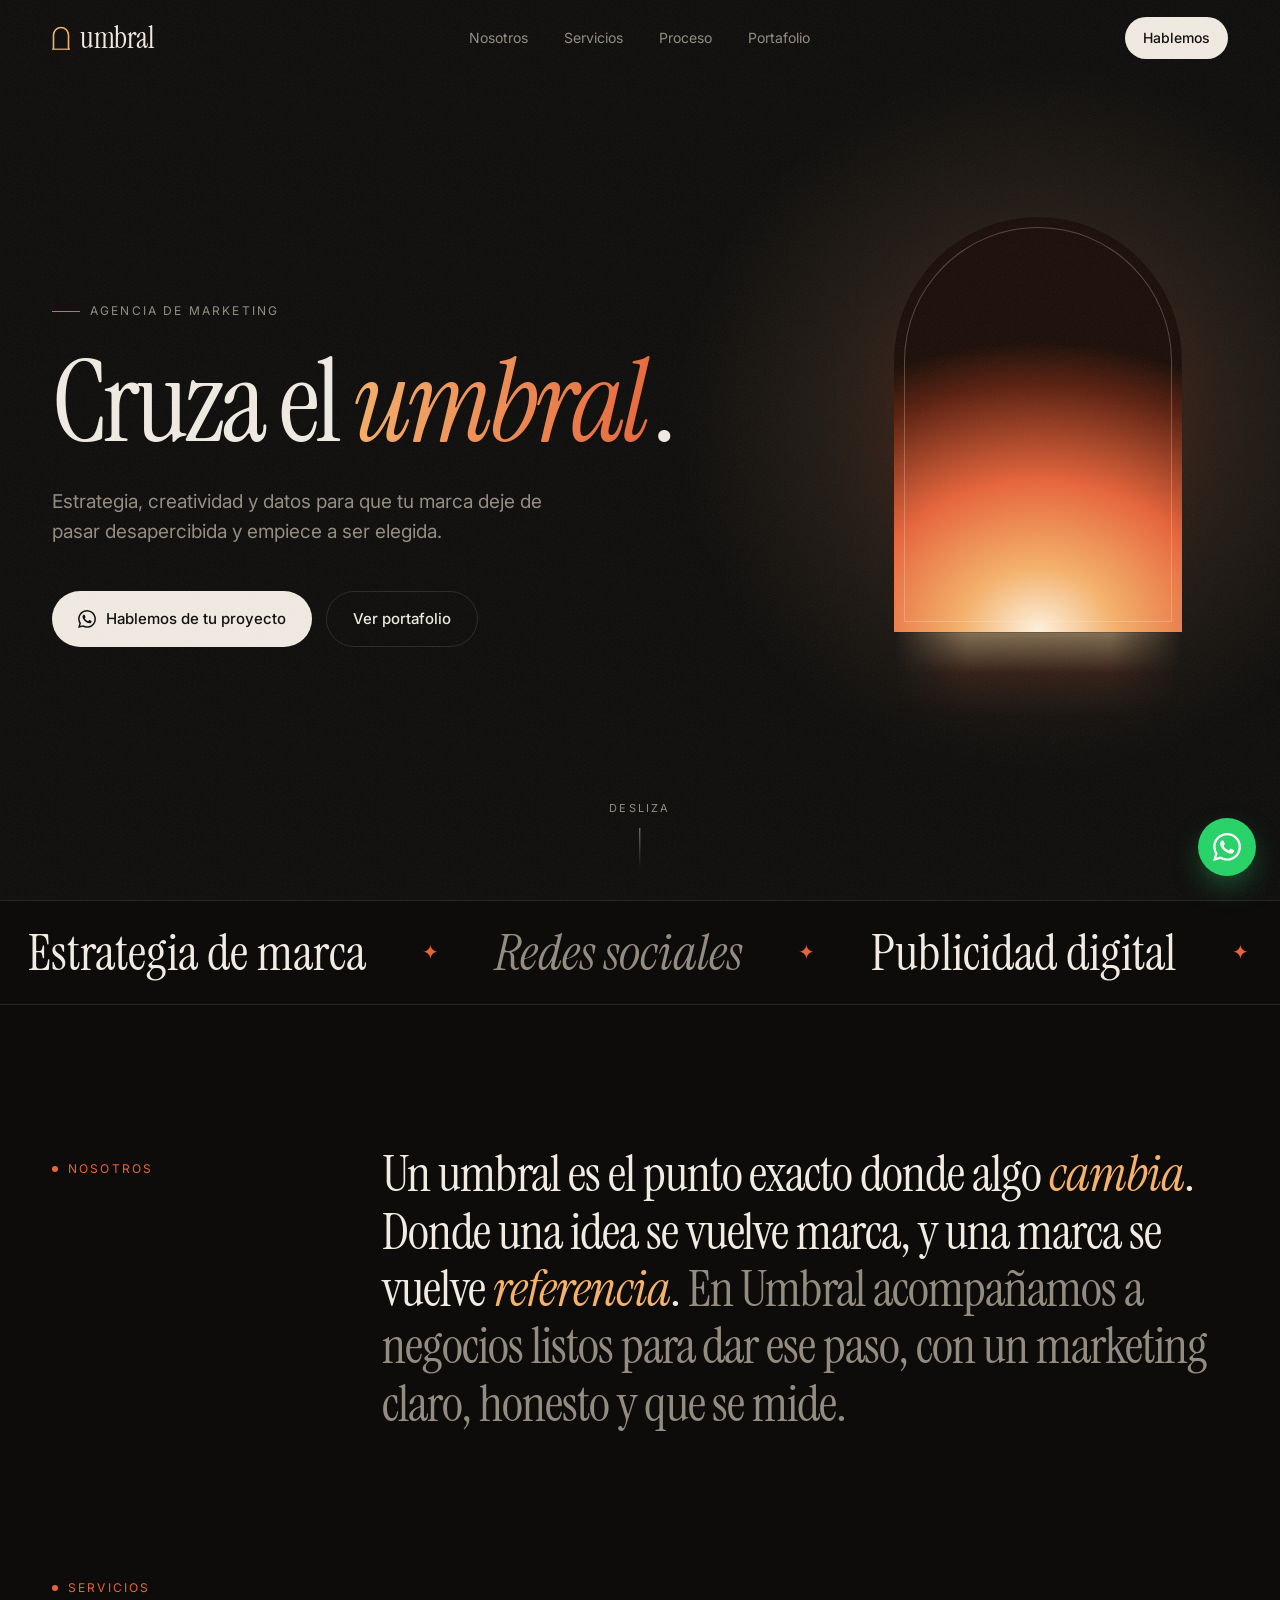
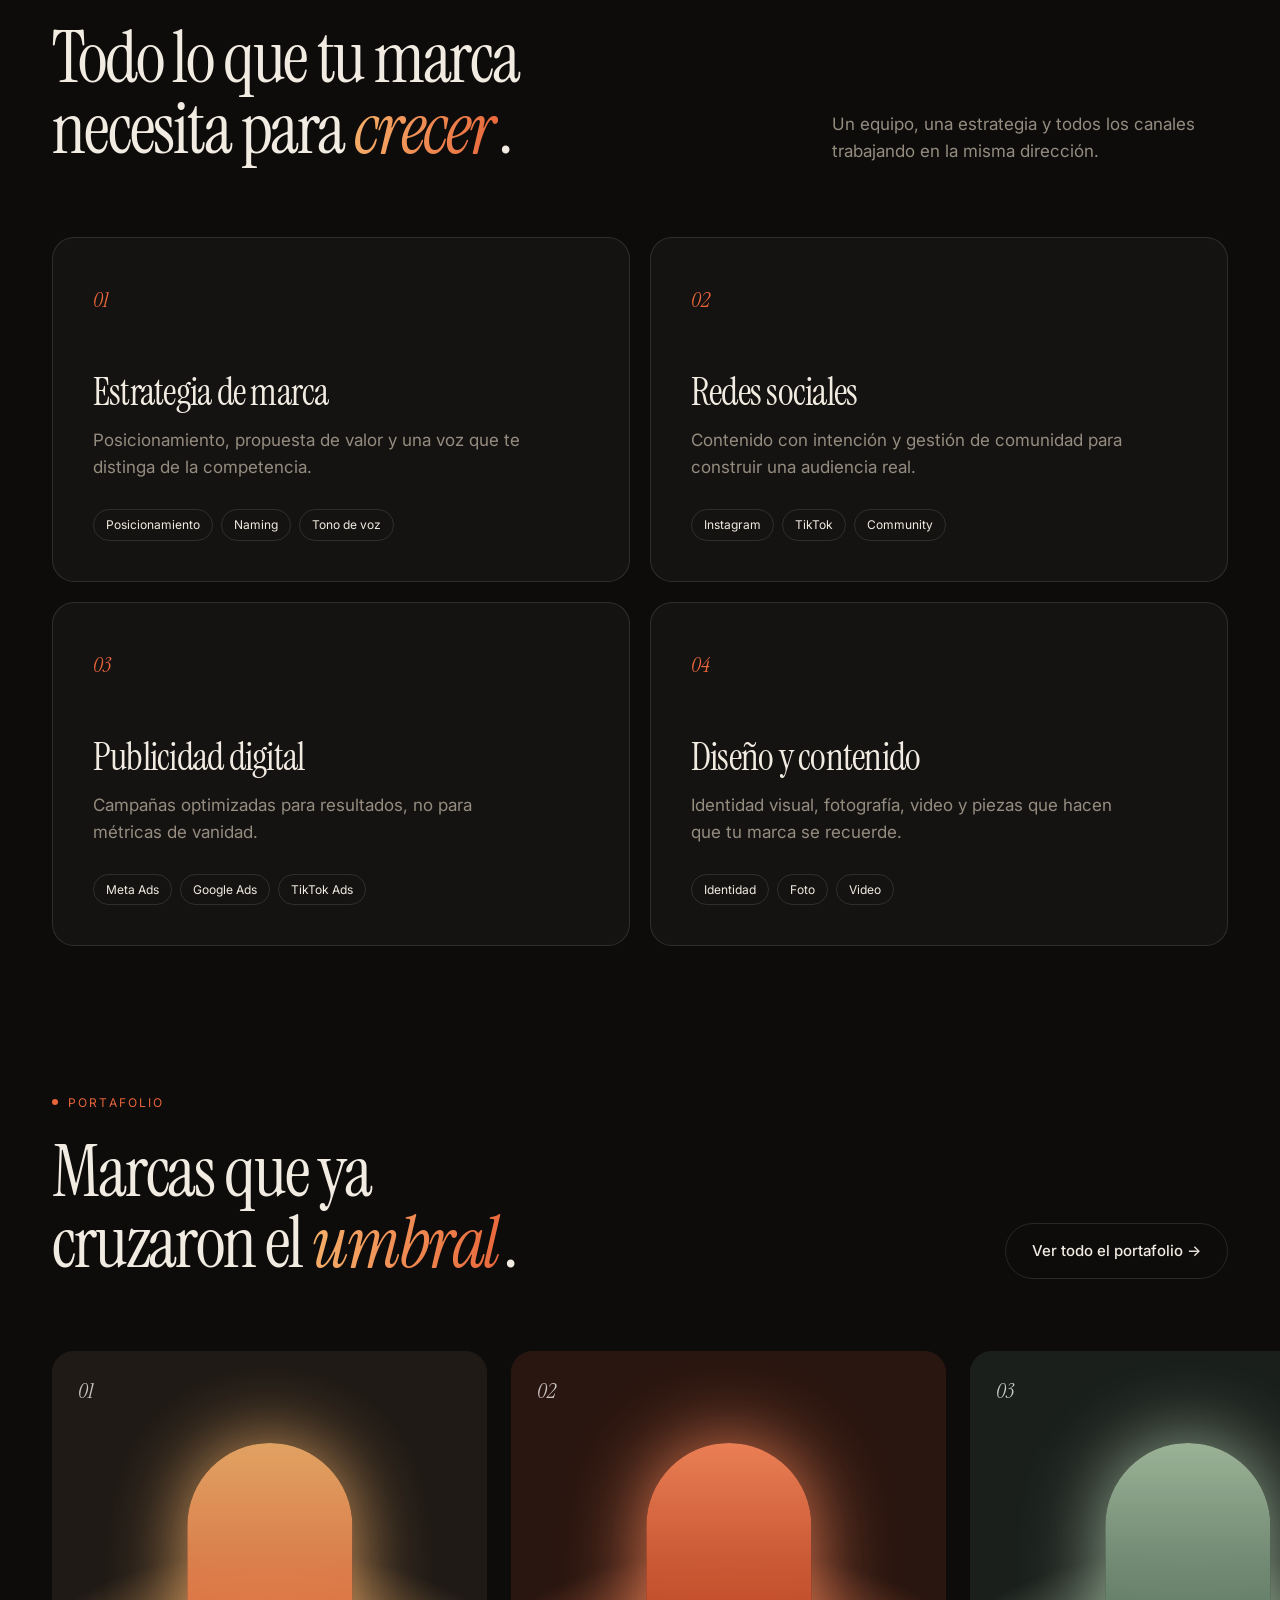
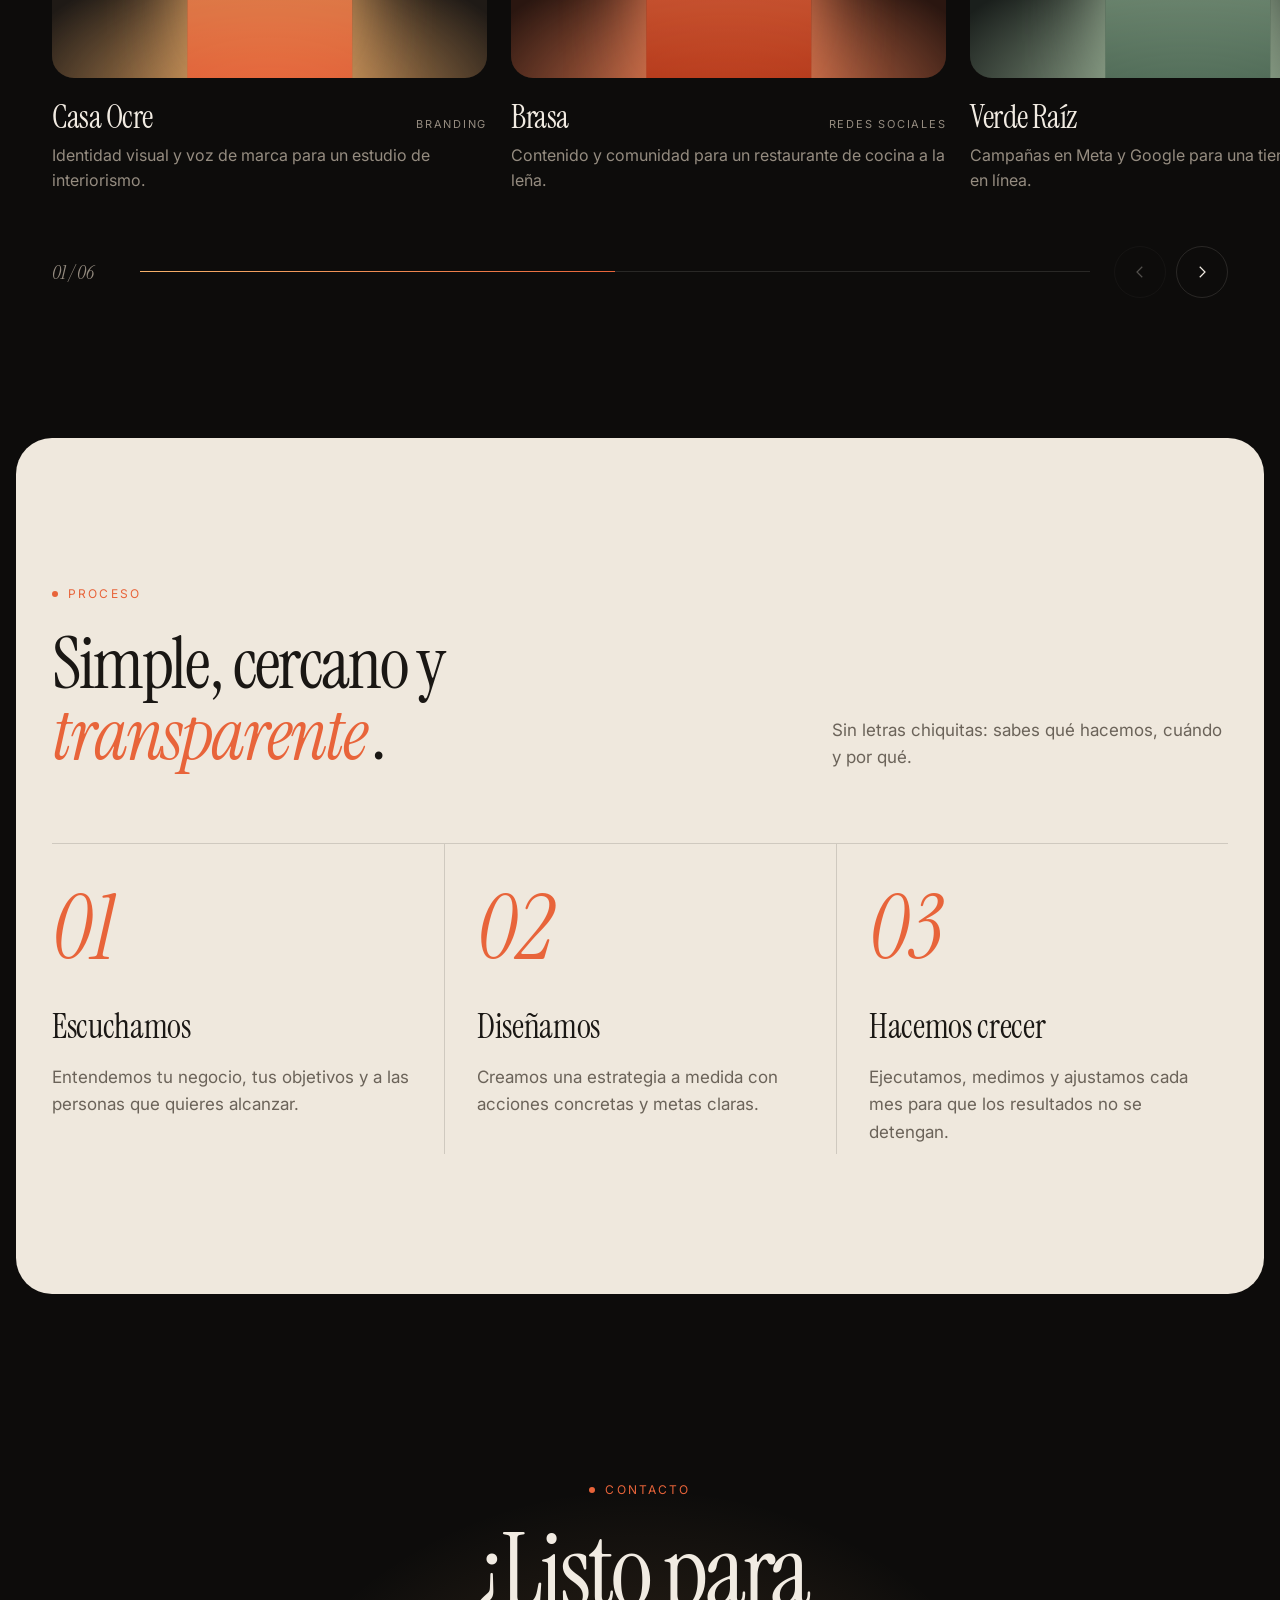
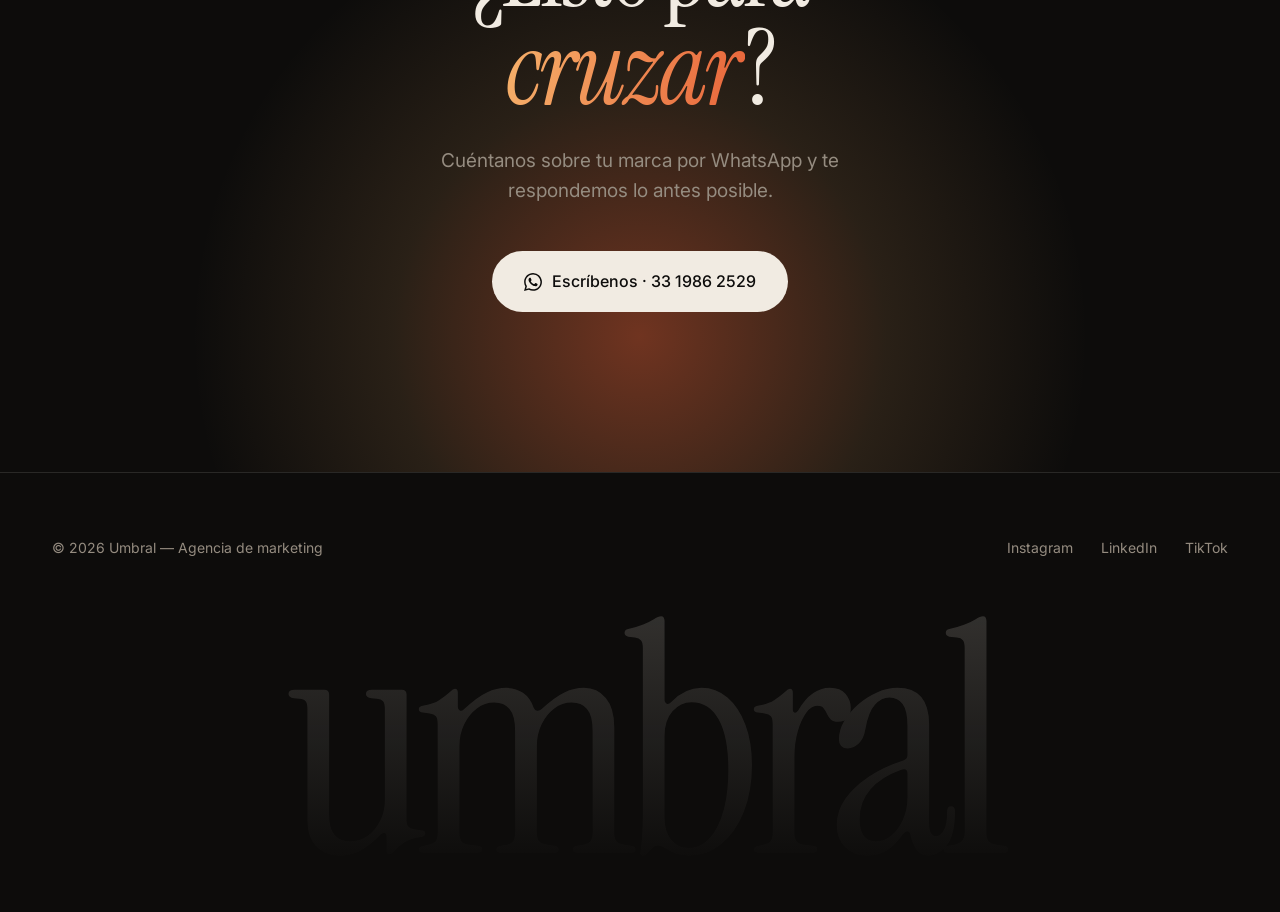
<file: index.html>
<!doctype html>
<html lang="es">
<head>
  <meta charset="utf-8">
  <meta name="viewport" content="width=device-width, initial-scale=1">
  <title>Umbral — Agencia de marketing</title>
  <meta name="description" content="Umbral es una agencia de marketing: estrategia de marca, redes sociales, publicidad digital, diseño y contenido.">
  <meta name="theme-color" content="#0d0c0b">
  <link rel="preconnect" href="https://fonts.googleapis.com">
  <link rel="preconnect" href="https://fonts.gstatic.com" crossorigin>
  <link href="https://fonts.googleapis.com/css2?family=Instrument+Serif:ital@0;1&family=Inter:wght@400;500&display=swap" rel="stylesheet">
  <link rel="stylesheet" href="styles.css">
</head>
<body>
  <header class="nav">
    <div class="wrap">
      <a href="index.html" class="logo" aria-label="Umbral, inicio"><svg viewBox="0 0 18 24" fill="none" aria-hidden="true"><path d="M1.5 23V9a7.5 7.5 0 0 1 15 0v14" stroke="url(#lg)" stroke-width="1.6"/><path d="M0 23.2h18" stroke="#f6b26b" stroke-width="1.2"/><defs><linearGradient id="lg" x1="9" y1="0" x2="9" y2="24"><stop stop-color="#f6b26b"/><stop offset="1" stop-color="#e8643a"/></linearGradient></defs></svg>umbral</a>
      <ul>
        <li><a href="#nosotros">Nosotros</a></li>
        <li><a href="#servicios">Servicios</a></li>
        <li><a href="#proceso">Proceso</a></li>
        <li><a href="portafolio.html">Portafolio</a></li>
      </ul>
      <a href="https://wa.me/523319862529?text=Hola%20Umbral%2C%20me%20interesa%20hablar%20sobre%20un%20proyecto." class="btn btn-sm" target="_blank" rel="noopener">Hablemos</a>
    </div>
  </header>

  <main>
    <section class="hero">
      <div class="wrap">
        <div>
          <div class="eyebrow reveal">Agencia de marketing</div>
          <h1 class="reveal d1">Cruza el <em>umbral</em>.</h1>
          <p class="lead reveal d2">Estrategia, creatividad y datos para que tu marca deje de pasar desapercibida y empiece a ser elegida.</p>
          <div class="actions reveal d3">
            <a href="https://wa.me/523319862529?text=Hola%20Umbral%2C%20me%20interesa%20hablar%20sobre%20un%20proyecto." class="btn" target="_blank" rel="noopener"><svg viewBox="0 0 24 24" fill="currentColor" aria-hidden="true"><path d="M17.47 14.38c-.3-.15-1.75-.86-2.02-.96-.27-.1-.47-.15-.67.15-.2.3-.77.96-.94 1.16-.17.2-.35.22-.64.07-.3-.15-1.25-.46-2.38-1.47-.88-.78-1.47-1.75-1.64-2.05-.17-.3-.02-.46.13-.6.13-.13.3-.35.45-.52.15-.17.2-.3.3-.5.1-.2.05-.37-.03-.52-.07-.15-.67-1.61-.92-2.2-.24-.58-.49-.5-.67-.51h-.57c-.2 0-.52.07-.79.37-.27.3-1.04 1.02-1.04 2.48s1.07 2.88 1.21 3.08c.15.2 2.1 3.2 5.08 4.49.71.31 1.26.49 1.69.63.71.22 1.36.19 1.87.12.57-.09 1.75-.72 2-1.41.25-.69.25-1.29.17-1.41-.07-.12-.27-.2-.57-.35M12.05 21.79h-.01a9.87 9.87 0 0 1-5.03-1.38l-.36-.21-3.74.98 1-3.65-.24-.37a9.86 9.86 0 0 1-1.51-5.26c0-5.45 4.44-9.88 9.89-9.88 2.64 0 5.12 1.03 6.99 2.9a9.82 9.82 0 0 1 2.89 6.99c0 5.45-4.44 9.88-9.88 9.88m8.41-18.3A11.81 11.81 0 0 0 12.05 0C5.5 0 .16 5.34.16 11.89c0 2.1.55 4.14 1.59 5.95L.06 24l6.3-1.65a11.88 11.88 0 0 0 5.68 1.45h.01c6.55 0 11.89-5.34 11.89-11.89 0-3.18-1.24-6.16-3.48-8.41"/></svg> Hablemos de tu proyecto</a>
            <a href="portafolio.html" class="btn btn-ghost">Ver portafolio</a>
          </div>
        </div>
        <div class="door reveal d2" aria-hidden="true"><div class="frame"></div><div class="spill"></div></div>
      </div>
      <div class="scroll-hint">Desliza</div>
    </section>

    <div class="marquee" aria-hidden="true"><div class="track"><span>Estrategia de marca</span><span>Redes sociales</span><span>Publicidad digital</span><span>Diseño</span><span>Contenido</span><span>Fotografía y video</span><span>Estrategia de marca</span><span>Redes sociales</span><span>Publicidad digital</span><span>Diseño</span><span>Contenido</span><span>Fotografía y video</span></div></div>

    <section id="nosotros" class="manifesto">
      <div class="wrap">
        <div class="label reveal">Nosotros</div>
        <p class="big reveal d1">Un umbral es el punto exacto donde algo <em>cambia</em>. Donde una idea se vuelve marca, y una marca se vuelve <em>referencia</em>. <span class="dim">En Umbral acompañamos a negocios listos para dar ese paso, con un marketing claro, honesto y que se mide.</span></p>
      </div>
    </section>

    <section id="servicios" style="padding-top:0">
      <div class="wrap">
        <div class="section-head">
          <div class="reveal">
            <div class="label">Servicios</div>
            <h2>Todo lo que tu marca necesita para <em>crecer</em>.</h2>
          </div>
          <p class="reveal d1">Un equipo, una estrategia y todos los canales trabajando en la misma dirección.</p>
        </div>
        <div class="services">
          <div class="service reveal">
            <div class="num">01</div>
            <h3>Estrategia de marca</h3>
            <p>Posicionamiento, propuesta de valor y una voz que te distinga de la competencia.</p>
            <div class="tags"><span>Posicionamiento</span><span>Naming</span><span>Tono de voz</span></div>
          </div>
          <div class="service reveal d1">
            <div class="num">02</div>
            <h3>Redes sociales</h3>
            <p>Contenido con intención y gestión de comunidad para construir una audiencia real.</p>
            <div class="tags"><span>Instagram</span><span>TikTok</span><span>Community</span></div>
          </div>
          <div class="service reveal">
            <div class="num">03</div>
            <h3>Publicidad digital</h3>
            <p>Campañas optimizadas para resultados, no para métricas de vanidad.</p>
            <div class="tags"><span>Meta Ads</span><span>Google Ads</span><span>TikTok Ads</span></div>
          </div>
          <div class="service reveal d1">
            <div class="num">04</div>
            <h3>Diseño y contenido</h3>
            <p>Identidad visual, fotografía, video y piezas que hacen que tu marca se recuerde.</p>
            <div class="tags"><span>Identidad</span><span>Foto</span><span>Video</span></div>
          </div>
        </div>
      </div>
    </section>

    <section id="portafolio" style="padding-top:0">
      <div class="wrap">
        <div class="section-head">
          <div class="reveal">
            <div class="label">Portafolio</div>
            <h2>Marcas que ya cruzaron el <em>umbral</em>.</h2>
          </div>
          <a href="portafolio.html" class="btn btn-ghost reveal d1">Ver todo el portafolio →</a>
        </div>
      </div>
    <div class="slider-wrap reveal">
      <!--
        Proyectos de ejemplo: cambia nombre, etiqueta, descripción y categoría (data-cat).
        Para usar una foto real, reemplaza <div class="art …"></div> por:
        <img src="img/mi-proyecto.jpg" alt="Descripción de la imagen">
      -->
      <div class="slider" aria-label="Proyectos" tabindex="0">
        <article class="project" data-cat="marca diseno">
          <div class="media"><div class="art p1" data-n="01"></div></div>
          <div class="meta"><h3>Casa Ocre</h3><span class="tag">Branding</span></div>
          <p>Identidad visual y voz de marca para un estudio de interiorismo.</p>
        </article>
        <article class="project" data-cat="redes">
          <div class="media"><div class="art p2" data-n="02"></div></div>
          <div class="meta"><h3>Brasa</h3><span class="tag">Redes sociales</span></div>
          <p>Contenido y comunidad para un restaurante de cocina a la leña.</p>
        </article>
        <article class="project" data-cat="ads">
          <div class="media"><div class="art p3" data-n="03"></div></div>
          <div class="meta"><h3>Verde Raíz</h3><span class="tag">Publicidad</span></div>
          <p>Campañas en Meta y Google para una tienda de plantas en línea.</p>
        </article>
        <article class="project" data-cat="diseno">
          <div class="media"><div class="art p4" data-n="04"></div></div>
          <div class="meta"><h3>Lumen</h3><span class="tag">Contenido</span></div>
          <p>Fotografía, video y piezas para una clínica dermatológica.</p>
        </article>
        <article class="project" data-cat="redes ads">
          <div class="media"><div class="art p5" data-n="05"></div></div>
          <div class="meta"><h3>Miel &amp; Co.</h3><span class="tag">Redes + Ads</span></div>
          <p>Lanzamiento de producto en TikTok e Instagram.</p>
        </article>
        <article class="project" data-cat="marca">
          <div class="media"><div class="art p6" data-n="06"></div></div>
          <div class="meta"><h3>Norte Studio</h3><span class="tag">Estrategia</span></div>
          <p>Posicionamiento y propuesta de valor para un despacho de arquitectura.</p>
        </article>
      </div>
      <div class="wrap">
        <div class="slider-ui">
          <span class="count">01 / 06</span>
          <div class="progress"><i></i></div>
          <div class="arrows">
            <button data-prev aria-label="Anterior"><svg viewBox="0 0 24 24" fill="none" stroke="currentColor" stroke-width="1.6"><path d="M15 5l-7 7 7 7"/></svg></button>
            <button data-next aria-label="Siguiente"><svg viewBox="0 0 24 24" fill="none" stroke="currentColor" stroke-width="1.6"><path d="M9 5l7 7-7 7"/></svg></button>
          </div>
        </div>
      </div>
    </div>
    </section>

    <section id="proceso" class="light">
      <div class="wrap">
        <div class="section-head">
          <div class="reveal">
            <div class="label">Proceso</div>
            <h2>Simple, cercano y <em>transparente</em>.</h2>
          </div>
          <p class="reveal d1">Sin letras chiquitas: sabes qué hacemos, cuándo y por qué.</p>
        </div>
        <div class="steps">
          <div class="step reveal">
            <div class="num">01</div>
            <h3>Escuchamos</h3>
            <p>Entendemos tu negocio, tus objetivos y a las personas que quieres alcanzar.</p>
          </div>
          <div class="step reveal d1">
            <div class="num">02</div>
            <h3>Diseñamos</h3>
            <p>Creamos una estrategia a medida con acciones concretas y metas claras.</p>
          </div>
          <div class="step reveal d2">
            <div class="num">03</div>
            <h3>Hacemos crecer</h3>
            <p>Ejecutamos, medimos y ajustamos cada mes para que los resultados no se detengan.</p>
          </div>
        </div>
      </div>
    </section>

    <section id="contacto" class="cta">
      <div class="glow"></div>
      <div class="wrap reveal">
        <div class="label">Contacto</div>
        <h2>¿Listo para <em>cruzar</em>?</h2>
        <p>Cuéntanos sobre tu marca por WhatsApp y te respondemos lo antes posible.</p>
        <a href="https://wa.me/523319862529?text=Hola%20Umbral%2C%20me%20interesa%20hablar%20sobre%20un%20proyecto." class="btn" target="_blank" rel="noopener"><svg viewBox="0 0 24 24" fill="currentColor" aria-hidden="true"><path d="M17.47 14.38c-.3-.15-1.75-.86-2.02-.96-.27-.1-.47-.15-.67.15-.2.3-.77.96-.94 1.16-.17.2-.35.22-.64.07-.3-.15-1.25-.46-2.38-1.47-.88-.78-1.47-1.75-1.64-2.05-.17-.3-.02-.46.13-.6.13-.13.3-.35.45-.52.15-.17.2-.3.3-.5.1-.2.05-.37-.03-.52-.07-.15-.67-1.61-.92-2.2-.24-.58-.49-.5-.67-.51h-.57c-.2 0-.52.07-.79.37-.27.3-1.04 1.02-1.04 2.48s1.07 2.88 1.21 3.08c.15.2 2.1 3.2 5.08 4.49.71.31 1.26.49 1.69.63.71.22 1.36.19 1.87.12.57-.09 1.75-.72 2-1.41.25-.69.25-1.29.17-1.41-.07-.12-.27-.2-.57-.35M12.05 21.79h-.01a9.87 9.87 0 0 1-5.03-1.38l-.36-.21-3.74.98 1-3.65-.24-.37a9.86 9.86 0 0 1-1.51-5.26c0-5.45 4.44-9.88 9.89-9.88 2.64 0 5.12 1.03 6.99 2.9a9.82 9.82 0 0 1 2.89 6.99c0 5.45-4.44 9.88-9.88 9.88m8.41-18.3A11.81 11.81 0 0 0 12.05 0C5.5 0 .16 5.34.16 11.89c0 2.1.55 4.14 1.59 5.95L.06 24l6.3-1.65a11.88 11.88 0 0 0 5.68 1.45h.01c6.55 0 11.89-5.34 11.89-11.89 0-3.18-1.24-6.16-3.48-8.41"/></svg> Escríbenos · 33 1986 2529</a>
      </div>
    </section>
  </main>

  <footer>
    <div class="wrap">
      <div class="row">
        <span>© <span data-year>2026</span> Umbral — Agencia de marketing</span>
        <div class="links">
          <a href="#">Instagram</a>
          <a href="#">LinkedIn</a>
          <a href="#">TikTok</a>
        </div>
      </div>
      <div class="wordmark" aria-hidden="true">umbral</div>
    </div>
  </footer>

  <a href="https://wa.me/523319862529?text=Hola%20Umbral%2C%20me%20interesa%20hablar%20sobre%20un%20proyecto." class="wa-float" target="_blank" rel="noopener" aria-label="Escríbenos por WhatsApp"><svg viewBox="0 0 24 24" fill="currentColor" aria-hidden="true"><path d="M17.47 14.38c-.3-.15-1.75-.86-2.02-.96-.27-.1-.47-.15-.67.15-.2.3-.77.96-.94 1.16-.17.2-.35.22-.64.07-.3-.15-1.25-.46-2.38-1.47-.88-.78-1.47-1.75-1.64-2.05-.17-.3-.02-.46.13-.6.13-.13.3-.35.45-.52.15-.17.2-.3.3-.5.1-.2.05-.37-.03-.52-.07-.15-.67-1.61-.92-2.2-.24-.58-.49-.5-.67-.51h-.57c-.2 0-.52.07-.79.37-.27.3-1.04 1.02-1.04 2.48s1.07 2.88 1.21 3.08c.15.2 2.1 3.2 5.08 4.49.71.31 1.26.49 1.69.63.71.22 1.36.19 1.87.12.57-.09 1.75-.72 2-1.41.25-.69.25-1.29.17-1.41-.07-.12-.27-.2-.57-.35M12.05 21.79h-.01a9.87 9.87 0 0 1-5.03-1.38l-.36-.21-3.74.98 1-3.65-.24-.37a9.86 9.86 0 0 1-1.51-5.26c0-5.45 4.44-9.88 9.89-9.88 2.64 0 5.12 1.03 6.99 2.9a9.82 9.82 0 0 1 2.89 6.99c0 5.45-4.44 9.88-9.88 9.88m8.41-18.3A11.81 11.81 0 0 0 12.05 0C5.5 0 .16 5.34.16 11.89c0 2.1.55 4.14 1.59 5.95L.06 24l6.3-1.65a11.88 11.88 0 0 0 5.68 1.45h.01c6.55 0 11.89-5.34 11.89-11.89 0-3.18-1.24-6.16-3.48-8.41"/></svg></a>
  <script src="main.js"></script>
</body>
</html>
</file>
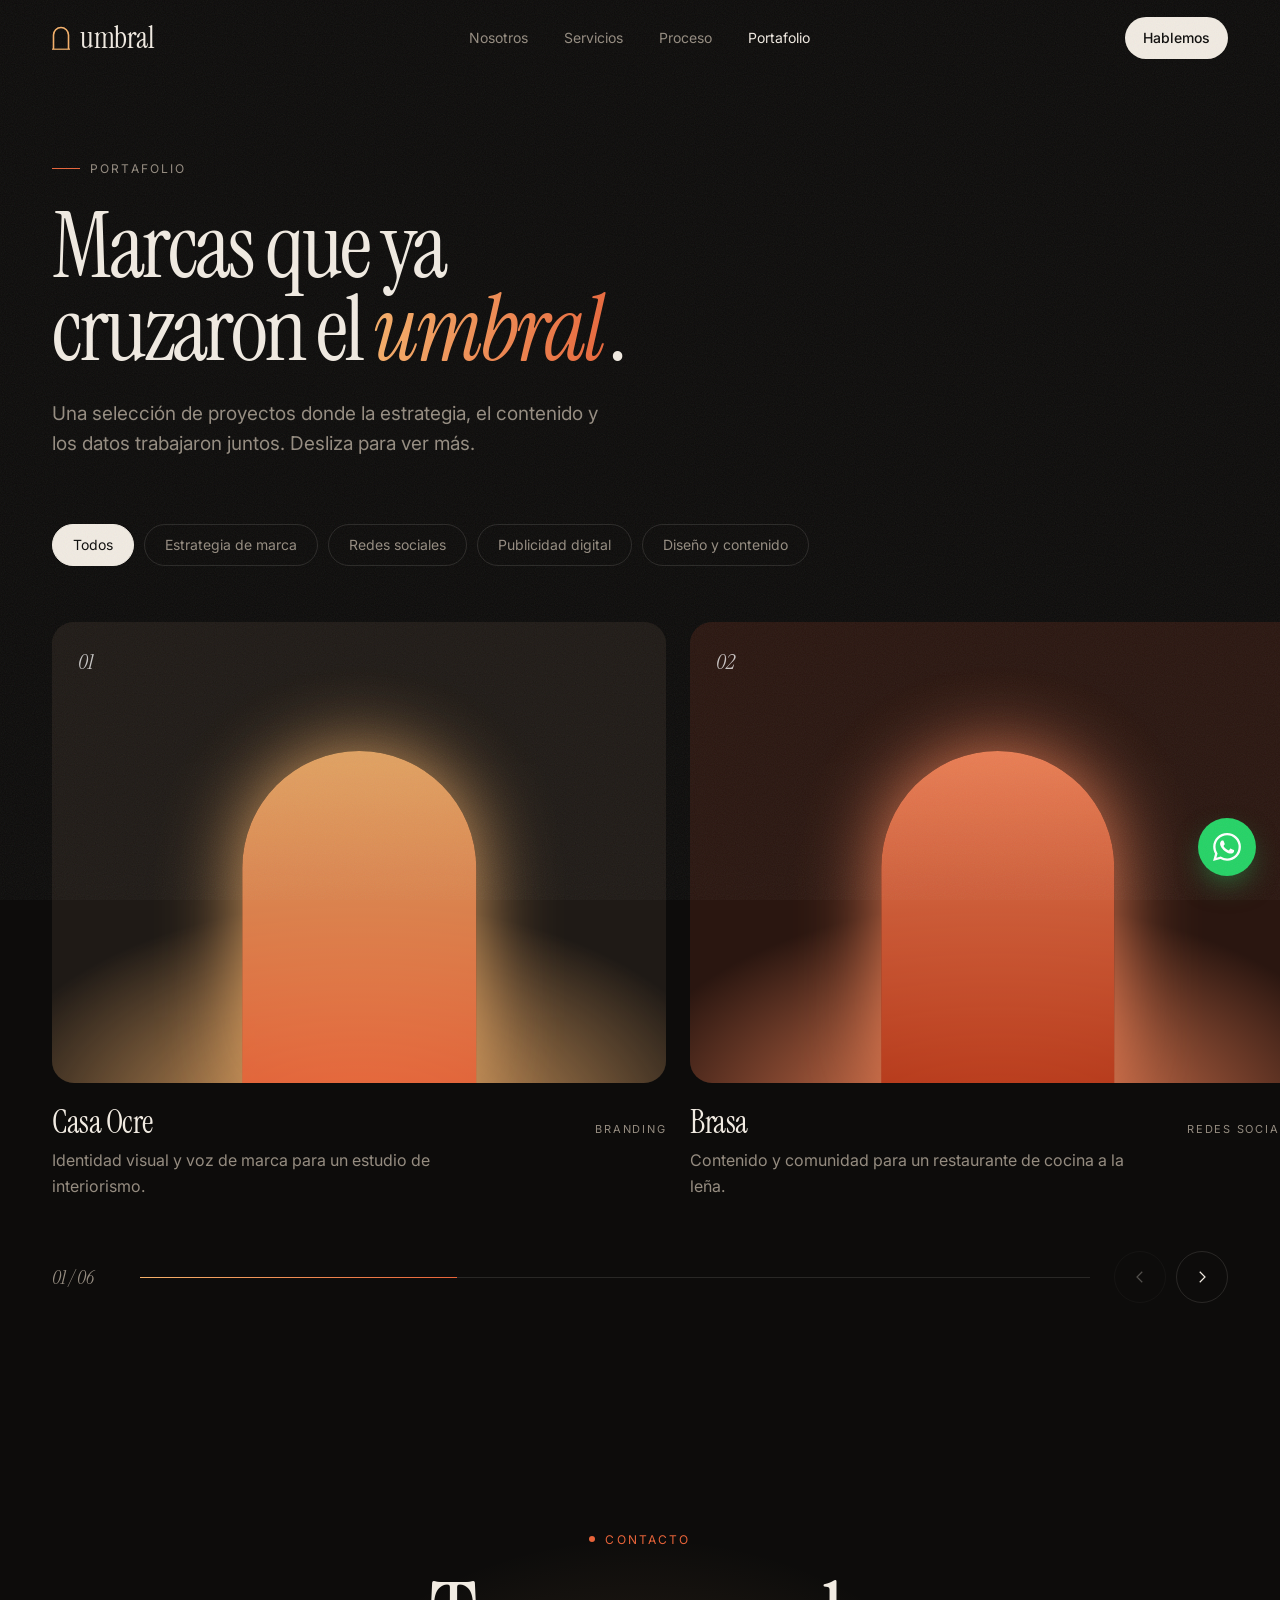
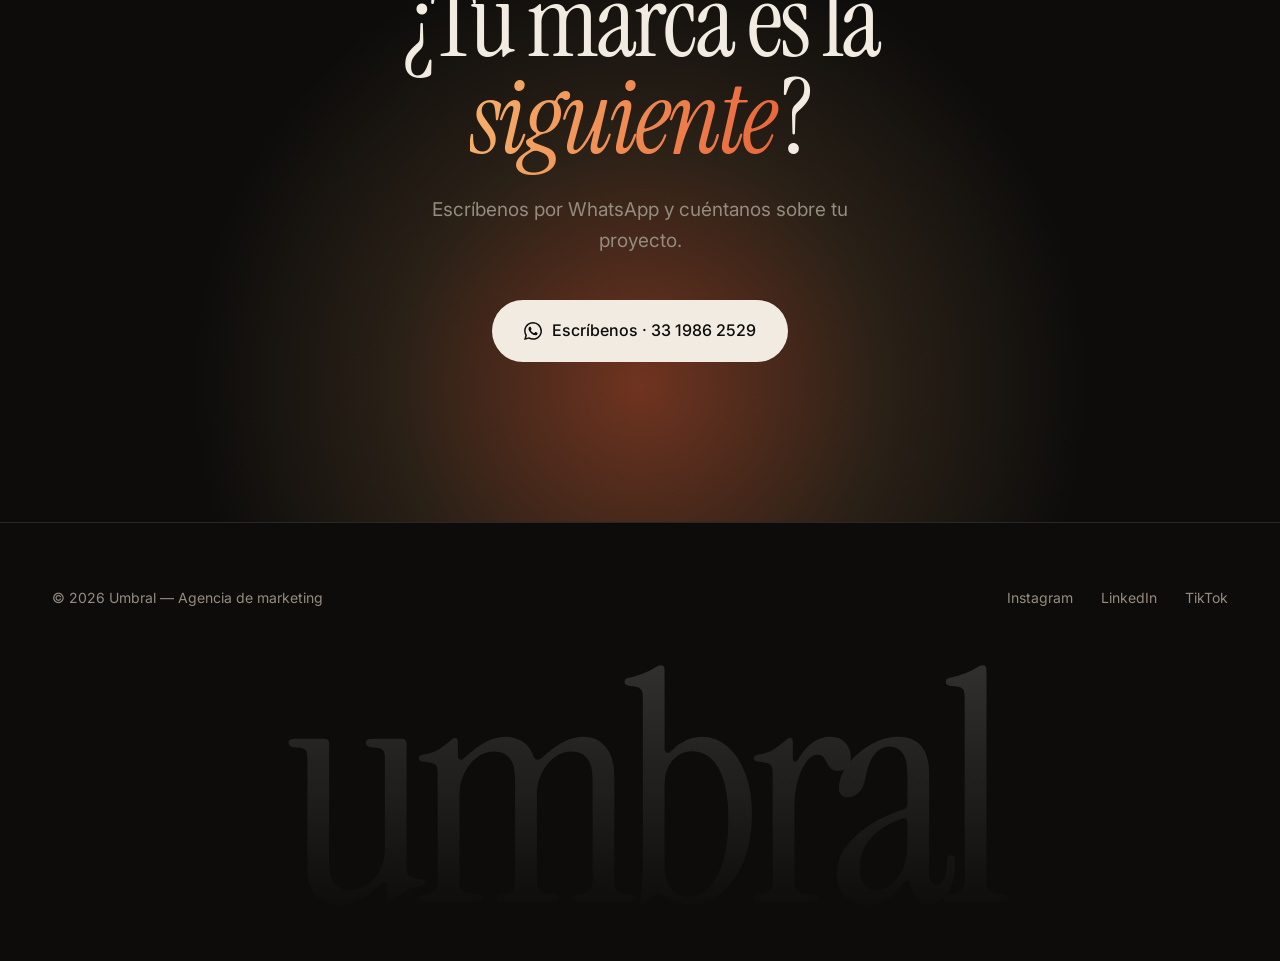
<file: portafolio.html>
<!doctype html>
<html lang="es">
<head>
  <meta charset="utf-8">
  <meta name="viewport" content="width=device-width, initial-scale=1">
  <title>Portafolio — Umbral</title>
  <meta name="description" content="Proyectos de Umbral, agencia de marketing: estrategia de marca, redes sociales, publicidad digital y diseño.">
  <meta name="theme-color" content="#0d0c0b">
  <link rel="preconnect" href="https://fonts.googleapis.com">
  <link rel="preconnect" href="https://fonts.gstatic.com" crossorigin>
  <link href="https://fonts.googleapis.com/css2?family=Instrument+Serif:ital@0;1&family=Inter:wght@400;500&display=swap" rel="stylesheet">
  <link rel="stylesheet" href="styles.css">
</head>
<body>
  <header class="nav">
    <div class="wrap">
      <a href="index.html" class="logo" aria-label="Umbral, inicio"><svg viewBox="0 0 18 24" fill="none" aria-hidden="true"><path d="M1.5 23V9a7.5 7.5 0 0 1 15 0v14" stroke="url(#lg)" stroke-width="1.6"/><path d="M0 23.2h18" stroke="#f6b26b" stroke-width="1.2"/><defs><linearGradient id="lg" x1="9" y1="0" x2="9" y2="24"><stop stop-color="#f6b26b"/><stop offset="1" stop-color="#e8643a"/></linearGradient></defs></svg>umbral</a>
      <ul>
        <li><a href="index.html#nosotros">Nosotros</a></li>
        <li><a href="index.html#servicios">Servicios</a></li>
        <li><a href="index.html#proceso">Proceso</a></li>
        <li><a href="portafolio.html" class="active">Portafolio</a></li>
      </ul>
      <a href="https://wa.me/523319862529?text=Hola%20Umbral%2C%20me%20interesa%20hablar%20sobre%20un%20proyecto." class="btn btn-sm" target="_blank" rel="noopener">Hablemos</a>
    </div>
  </header>

  <main>
    <section class="page-head" style="padding-bottom:64px">
      <div class="wrap">
        <div class="eyebrow reveal">Portafolio</div>
        <h1 class="reveal d1">Marcas que ya cruzaron el <em>umbral</em>.</h1>
        <p class="reveal d2">Una selección de proyectos donde la estrategia, el contenido y los datos trabajaron juntos. Desliza para ver más.</p>
      </div>
    </section>

    <section style="padding:0 0 40px">
      <div class="wrap">
        <div class="filters reveal" role="group" aria-label="Filtrar proyectos">
          <button class="on" data-f="todos">Todos</button>
          <button data-f="marca">Estrategia de marca</button>
          <button data-f="redes">Redes sociales</button>
          <button data-f="ads">Publicidad digital</button>
          <button data-f="diseno">Diseño y contenido</button>
        </div>
      </div>
    <div class="slider-wrap reveal">
      <!--
        Proyectos de ejemplo: cambia nombre, etiqueta, descripción y categoría (data-cat).
        Para usar una foto real, reemplaza <div class="art …"></div> por:
        <img src="img/mi-proyecto.jpg" alt="Descripción de la imagen">
      -->
      <div class="slider big" aria-label="Proyectos" tabindex="0">
        <article class="project" data-cat="marca diseno">
          <div class="media"><div class="art p1" data-n="01"></div></div>
          <div class="meta"><h3>Casa Ocre</h3><span class="tag">Branding</span></div>
          <p>Identidad visual y voz de marca para un estudio de interiorismo.</p>
        </article>
        <article class="project" data-cat="redes">
          <div class="media"><div class="art p2" data-n="02"></div></div>
          <div class="meta"><h3>Brasa</h3><span class="tag">Redes sociales</span></div>
          <p>Contenido y comunidad para un restaurante de cocina a la leña.</p>
        </article>
        <article class="project" data-cat="ads">
          <div class="media"><div class="art p3" data-n="03"></div></div>
          <div class="meta"><h3>Verde Raíz</h3><span class="tag">Publicidad</span></div>
          <p>Campañas en Meta y Google para una tienda de plantas en línea.</p>
        </article>
        <article class="project" data-cat="diseno">
          <div class="media"><div class="art p4" data-n="04"></div></div>
          <div class="meta"><h3>Lumen</h3><span class="tag">Contenido</span></div>
          <p>Fotografía, video y piezas para una clínica dermatológica.</p>
        </article>
        <article class="project" data-cat="redes ads">
          <div class="media"><div class="art p5" data-n="05"></div></div>
          <div class="meta"><h3>Miel &amp; Co.</h3><span class="tag">Redes + Ads</span></div>
          <p>Lanzamiento de producto en TikTok e Instagram.</p>
        </article>
        <article class="project" data-cat="marca">
          <div class="media"><div class="art p6" data-n="06"></div></div>
          <div class="meta"><h3>Norte Studio</h3><span class="tag">Estrategia</span></div>
          <p>Posicionamiento y propuesta de valor para un despacho de arquitectura.</p>
        </article>
      </div>
      <div class="wrap">
        <div class="slider-ui">
          <span class="count">01 / 06</span>
          <div class="progress"><i></i></div>
          <div class="arrows">
            <button data-prev aria-label="Anterior"><svg viewBox="0 0 24 24" fill="none" stroke="currentColor" stroke-width="1.6"><path d="M15 5l-7 7 7 7"/></svg></button>
            <button data-next aria-label="Siguiente"><svg viewBox="0 0 24 24" fill="none" stroke="currentColor" stroke-width="1.6"><path d="M9 5l7 7-7 7"/></svg></button>
          </div>
        </div>
      </div>
    </div>
    </section>

    <section id="contacto" class="cta">
      <div class="glow"></div>
      <div class="wrap reveal">
        <div class="label">Contacto</div>
        <h2>¿Tu marca es la <em>siguiente</em>?</h2>
        <p>Escríbenos por WhatsApp y cuéntanos sobre tu proyecto.</p>
        <a href="https://wa.me/523319862529?text=Hola%20Umbral%2C%20me%20interesa%20hablar%20sobre%20un%20proyecto." class="btn" target="_blank" rel="noopener"><svg viewBox="0 0 24 24" fill="currentColor" aria-hidden="true"><path d="M17.47 14.38c-.3-.15-1.75-.86-2.02-.96-.27-.1-.47-.15-.67.15-.2.3-.77.96-.94 1.16-.17.2-.35.22-.64.07-.3-.15-1.25-.46-2.38-1.47-.88-.78-1.47-1.75-1.64-2.05-.17-.3-.02-.46.13-.6.13-.13.3-.35.45-.52.15-.17.2-.3.3-.5.1-.2.05-.37-.03-.52-.07-.15-.67-1.61-.92-2.2-.24-.58-.49-.5-.67-.51h-.57c-.2 0-.52.07-.79.37-.27.3-1.04 1.02-1.04 2.48s1.07 2.88 1.21 3.08c.15.2 2.1 3.2 5.08 4.49.71.31 1.26.49 1.69.63.71.22 1.36.19 1.87.12.57-.09 1.75-.72 2-1.41.25-.69.25-1.29.17-1.41-.07-.12-.27-.2-.57-.35M12.05 21.79h-.01a9.87 9.87 0 0 1-5.03-1.38l-.36-.21-3.74.98 1-3.65-.24-.37a9.86 9.86 0 0 1-1.51-5.26c0-5.45 4.44-9.88 9.89-9.88 2.64 0 5.12 1.03 6.99 2.9a9.82 9.82 0 0 1 2.89 6.99c0 5.45-4.44 9.88-9.88 9.88m8.41-18.3A11.81 11.81 0 0 0 12.05 0C5.5 0 .16 5.34.16 11.89c0 2.1.55 4.14 1.59 5.95L.06 24l6.3-1.65a11.88 11.88 0 0 0 5.68 1.45h.01c6.55 0 11.89-5.34 11.89-11.89 0-3.18-1.24-6.16-3.48-8.41"/></svg> Escríbenos · 33 1986 2529</a>
      </div>
    </section>
  </main>

  <footer>
    <div class="wrap">
      <div class="row">
        <span>© <span data-year>2026</span> Umbral — Agencia de marketing</span>
        <div class="links">
          <a href="#">Instagram</a>
          <a href="#">LinkedIn</a>
          <a href="#">TikTok</a>
        </div>
      </div>
      <div class="wordmark" aria-hidden="true">umbral</div>
    </div>
  </footer>

  <a href="https://wa.me/523319862529?text=Hola%20Umbral%2C%20me%20interesa%20hablar%20sobre%20un%20proyecto." class="wa-float" target="_blank" rel="noopener" aria-label="Escríbenos por WhatsApp"><svg viewBox="0 0 24 24" fill="currentColor" aria-hidden="true"><path d="M17.47 14.38c-.3-.15-1.75-.86-2.02-.96-.27-.1-.47-.15-.67.15-.2.3-.77.96-.94 1.16-.17.2-.35.22-.64.07-.3-.15-1.25-.46-2.38-1.47-.88-.78-1.47-1.75-1.64-2.05-.17-.3-.02-.46.13-.6.13-.13.3-.35.45-.52.15-.17.2-.3.3-.5.1-.2.05-.37-.03-.52-.07-.15-.67-1.61-.92-2.2-.24-.58-.49-.5-.67-.51h-.57c-.2 0-.52.07-.79.37-.27.3-1.04 1.02-1.04 2.48s1.07 2.88 1.21 3.08c.15.2 2.1 3.2 5.08 4.49.71.31 1.26.49 1.69.63.71.22 1.36.19 1.87.12.57-.09 1.75-.72 2-1.41.25-.69.25-1.29.17-1.41-.07-.12-.27-.2-.57-.35M12.05 21.79h-.01a9.87 9.87 0 0 1-5.03-1.38l-.36-.21-3.74.98 1-3.65-.24-.37a9.86 9.86 0 0 1-1.51-5.26c0-5.45 4.44-9.88 9.89-9.88 2.64 0 5.12 1.03 6.99 2.9a9.82 9.82 0 0 1 2.89 6.99c0 5.45-4.44 9.88-9.88 9.88m8.41-18.3A11.81 11.81 0 0 0 12.05 0C5.5 0 .16 5.34.16 11.89c0 2.1.55 4.14 1.59 5.95L.06 24l6.3-1.65a11.88 11.88 0 0 0 5.68 1.45h.01c6.55 0 11.89-5.34 11.89-11.89 0-3.18-1.24-6.16-3.48-8.41"/></svg></a>
  <script src="main.js"></script>
</body>
</html>
</file>
<file: styles.css>
:root {
  --bg: #0d0c0b;
  --bg-2: #151311;
  --ink: #f1ebe2;
  --muted: #958c80;
  --line: rgba(241, 235, 226, 0.12);
  --accent: #e8643a;
  --warm: #f6b26b;
  --cream: #efe8dd;
  --cream-ink: #1a1714;
  --serif: "Instrument Serif", Georgia, serif;
  --sans: "Inter", system-ui, -apple-system, sans-serif;
  --radius: 22px;
}

* { box-sizing: border-box; margin: 0; padding: 0; }
html { scroll-behavior: smooth; }
body {
  background: var(--bg);
  color: var(--ink);
  font-family: var(--sans);
  font-size: 17px;
  line-height: 1.6;
  -webkit-font-smoothing: antialiased;
  overflow-x: hidden;
}
/* Film grain */
body::before {
  content: ""; position: fixed; inset: 0; z-index: 100; pointer-events: none; opacity: .07;
  background-image: url("data:image/svg+xml,%3Csvg xmlns='http://www.w3.org/2000/svg' width='160' height='160'%3E%3Cfilter id='n'%3E%3CfeTurbulence type='fractalNoise' baseFrequency='.9' numOctaves='3' stitchTiles='stitch'/%3E%3C/filter%3E%3Crect width='100%25' height='100%25' filter='url(%23n)'/%3E%3C/svg%3E");
}
a { color: inherit; text-decoration: none; }
em { font-style: italic; }
.wrap { max-width: 1240px; margin: 0 auto; padding: 0 32px; }

/* ---------- Nav ---------- */
.nav {
  position: fixed; top: 0; left: 0; right: 0; z-index: 50;
  transition: background .3s ease, border-color .3s ease;
  border-bottom: 1px solid transparent;
}
.nav.scrolled { background: rgba(13, 12, 11, .72); backdrop-filter: blur(14px); -webkit-backdrop-filter: blur(14px); border-color: var(--line); }
.nav .wrap { display: flex; align-items: center; justify-content: space-between; height: 76px; }
.logo { display: flex; align-items: center; gap: 10px; font-family: var(--serif); font-size: 30px; letter-spacing: -0.01em; line-height: 1; }
.logo svg { width: 18px; height: 24px; }
.nav ul { list-style: none; display: flex; gap: 36px; font-size: 14px; color: var(--muted); }
.nav ul a { transition: color .2s ease; }
.nav ul a:hover, .nav ul a.active { color: var(--ink); }

.btn {
  display: inline-flex; align-items: center; gap: 10px;
  padding: 15px 26px; border-radius: 999px;
  background: var(--ink); color: var(--bg);
  font-size: 15px; font-weight: 500;
  transition: transform .25s ease, background .25s ease, color .25s ease, box-shadow .25s ease;
}
.btn:hover { background: var(--warm); transform: translateY(-2px); box-shadow: 0 10px 40px -10px rgba(246, 178, 107, .6); }
.btn svg { width: 18px; height: 18px; }
.btn-sm { padding: 10px 18px; font-size: 14px; }
.btn-ghost { background: transparent; color: var(--ink); border: 1px solid var(--line); }
.btn-ghost:hover { background: var(--ink); color: var(--bg); box-shadow: none; }

/* ---------- Doorway (the "umbral") ---------- */
.door { position: relative; width: 100%; aspect-ratio: 3 / 4; }
.door .frame {
  position: absolute; inset: 0 12% 18% 12%;
  border-radius: 999px 999px 6px 6px;
  background:
    radial-gradient(120% 70% at 50% 100%, #fff3e0 0%, var(--warm) 22%, var(--accent) 52%, #5a1f0e 85%, #1a0d07 100%);
}
.door::before {
  content: ""; position: absolute; inset: -30% -45% -10%; pointer-events: none;
  background: radial-gradient(closest-side, rgba(232, 100, 58, .32), rgba(246, 178, 107, .08) 60%, transparent);
  animation: breathe 7s ease-in-out infinite;
}
.door .frame::after {
  content: ""; position: absolute; inset: 10px; border-radius: inherit;
  border: 1px solid rgba(255, 240, 220, .25);
}
.door .spill {
  position: absolute; left: 12%; right: 12%; bottom: 0; height: 18%;
  background: linear-gradient(to bottom, rgba(255, 214, 160, .45), rgba(232, 100, 58, .12) 45%, transparent 95%);
  clip-path: polygon(2% 0, 98% 0, 125% 100%, -25% 100%);
  -webkit-mask-image: linear-gradient(to right, transparent, #000 25%, #000 75%, transparent);
  mask-image: linear-gradient(to right, transparent, #000 25%, #000 75%, transparent);
}
@keyframes breathe {
  0%, 100% { opacity: .8; transform: scale(1); }
  50% { opacity: 1; transform: scale(1.06); }
}

/* ---------- Hero ---------- */
.hero { min-height: 100vh; display: flex; align-items: center; padding: 120px 0 80px; position: relative; overflow: hidden; }
.hero .wrap { display: grid; grid-template-columns: 1.25fr .75fr; gap: 64px; align-items: center; width: 100%; }
.eyebrow {
  display: inline-flex; align-items: center; gap: 10px;
  font-size: 12px; letter-spacing: .18em; text-transform: uppercase; color: var(--muted);
}
.eyebrow::before { content: ""; width: 28px; height: 1px; background: var(--accent); }
h1 {
  font-family: var(--serif); font-weight: 400;
  font-size: clamp(60px, 9vw, 136px); line-height: .92; letter-spacing: -0.035em;
  margin-top: 28px;
}
h1 em, h2 em {
  background: linear-gradient(100deg, var(--warm), var(--accent));
  -webkit-background-clip: text; background-clip: text; color: transparent;
  padding-right: .06em;
}
.hero p.lead { margin-top: 32px; max-width: 44ch; color: var(--muted); font-size: 19px; }
.hero .actions { display: flex; flex-wrap: wrap; gap: 14px; margin-top: 44px; }
.hero .door { max-width: 380px; justify-self: end; }
.scroll-hint {
  position: absolute; bottom: 32px; left: 50%; transform: translateX(-50%);
  font-size: 11px; letter-spacing: .2em; text-transform: uppercase; color: var(--muted);
  display: flex; flex-direction: column; align-items: center; gap: 10px;
}
.scroll-hint::after { content: ""; width: 1px; height: 40px; background: linear-gradient(var(--muted), transparent); }

/* ---------- Marquee ---------- */
.marquee { border-block: 1px solid var(--line); overflow: hidden; padding: 26px 0; }
.marquee .track { display: flex; width: max-content; animation: marquee 38s linear infinite; }
.marquee span {
  font-family: var(--serif); font-size: clamp(30px, 4vw, 52px); line-height: 1; white-space: nowrap;
  padding: 0 28px; display: inline-flex; align-items: center; gap: 56px;
}
.marquee span:nth-child(even) { font-style: italic; color: var(--muted); }
.marquee span::after { content: "✦"; font-size: .4em; color: var(--accent); font-style: normal; }
@keyframes marquee { to { transform: translateX(-50%); } }

/* ---------- Sections ---------- */
section { padding: 140px 0; }
.label {
  display: inline-flex; align-items: center; gap: 10px;
  font-size: 12px; letter-spacing: .18em; text-transform: uppercase; color: var(--accent); margin-bottom: 24px;
}
.label::before { content: ""; width: 6px; height: 6px; border-radius: 50%; background: currentColor; }
h2 {
  font-family: var(--serif); font-weight: 400;
  font-size: clamp(42px, 5.6vw, 80px); line-height: 1; letter-spacing: -0.03em; max-width: 16ch;
}
.section-head { display: flex; justify-content: space-between; align-items: flex-end; gap: 32px; flex-wrap: wrap; margin-bottom: 72px; }
.section-head p { max-width: 36ch; color: var(--muted); }

/* Manifesto */
.manifesto .wrap { display: grid; grid-template-columns: 1fr 3fr; gap: 48px; align-items: start; }
.manifesto .label { margin-top: 14px; }
.manifesto .big {
  font-family: var(--serif); font-size: clamp(32px, 4vw, 56px); line-height: 1.12; letter-spacing: -0.02em;
}
.manifesto .big em { color: var(--warm); }
.manifesto .big .dim { color: var(--muted); }

/* Services */
.services { display: grid; grid-template-columns: repeat(2, 1fr); gap: 20px; }
.service {
  position: relative; overflow: hidden;
  background: var(--bg-2); border: 1px solid var(--line); border-radius: var(--radius);
  padding: 44px 40px 40px; min-height: 340px;
  display: flex; flex-direction: column;
  transition: border-color .4s ease, transform .4s ease;
}
.service::before {
  content: ""; position: absolute; inset: auto -20% -60% -20%; height: 100%;
  background: radial-gradient(50% 50% at 50% 50%, rgba(232, 100, 58, .28), transparent 70%);
  opacity: 0; transition: opacity .5s ease;
}
.service:hover { border-color: rgba(246, 178, 107, .35); transform: translateY(-4px); }
.service:hover::before { opacity: 1; }
.service > * { position: relative; }
.service .num { font-family: var(--serif); font-style: italic; color: var(--accent); font-size: 22px; }
.service h3 { font-family: var(--serif); font-weight: 400; font-size: 38px; line-height: 1.05; letter-spacing: -0.02em; margin: 56px 0 14px; }
.service p { color: var(--muted); max-width: 40ch; }
.service .tags { display: flex; flex-wrap: wrap; gap: 8px; margin-top: auto; padding-top: 28px; }
.service .tags span { font-size: 12px; color: var(--ink); border: 1px solid var(--line); border-radius: 999px; padding: 5px 12px; }

/* Process (light section) */
.light { background: var(--cream); color: var(--cream-ink); border-radius: 36px; margin: 0 16px; }
.light .label { color: var(--accent); }
.light h2 em { background: none; color: var(--accent); }
.light .section-head p { color: #6b6359; }
.steps { display: grid; grid-template-columns: repeat(3, 1fr); border-top: 1px solid rgba(26, 23, 20, .15); }
.step { padding: 40px 32px 8px 0; }
.step + .step { padding-left: 32px; border-left: 1px solid rgba(26, 23, 20, .15); }
.step .num { font-family: var(--serif); font-style: italic; font-size: 88px; line-height: 1; color: var(--accent); }
.step h3 { font-family: var(--serif); font-weight: 400; font-size: 34px; margin: 28px 0 10px; letter-spacing: -0.01em; }
.step p { color: #6b6359; }

/* ---------- Projects ---------- */
.projects { display: grid; grid-template-columns: repeat(2, 1fr); gap: 64px 28px; }
.projects.three { grid-template-columns: repeat(3, 1fr); }
.project { display: block; }
.project.hide { display: none; }
.project.tall .media { aspect-ratio: 4 / 5; }
.project .media {
  aspect-ratio: 4 / 3; border-radius: var(--radius); overflow: hidden; position: relative;
  background: var(--c1, #1d1915);
}
.project .media img { width: 100%; height: 100%; object-fit: cover; display: block; transition: transform 1s cubic-bezier(.2, .7, .2, 1); }
.project .art {
  position: absolute; inset: 0;
  background: radial-gradient(90% 70% at 50% 110%, var(--c2), transparent 70%), var(--c1);
  transition: transform 1s cubic-bezier(.2, .7, .2, 1);
}
.project .art::before {
  content: ""; position: absolute; left: 50%; bottom: 0; transform: translateX(-50%);
  width: 38%; height: 72%; border-radius: 999px 999px 0 0;
  background: linear-gradient(to top, var(--c3), var(--c2));
  box-shadow: 0 0 80px 0 var(--c2);
  opacity: .9;
}
.project .art::after {
  content: attr(data-n); position: absolute; top: 22px; left: 26px;
  font-family: var(--serif); font-style: italic; font-size: 22px; color: var(--c4, rgba(255,255,255,.75));
}
.project:hover .art, .project:hover .media img { transform: scale(1.05); }
.project .meta { display: flex; justify-content: space-between; align-items: baseline; gap: 16px; margin-top: 22px; }
.project h3 { font-family: var(--serif); font-weight: 400; font-size: 32px; letter-spacing: -0.015em; line-height: 1.1; }
.project .tag { font-size: 11px; letter-spacing: .16em; text-transform: uppercase; color: var(--muted); white-space: nowrap; }
.project p { color: var(--muted); margin-top: 8px; max-width: 46ch; font-size: 16px; }

.p1 { --c1: #1f1a16; --c2: #f6b26b; --c3: #e8643a; }
.p2 { --c1: #2a1610; --c2: #ff8a5c; --c3: #b8391a; }
.p3 { --c1: #1a1f1c; --c2: #a9c2a4; --c3: #4f6b57; }
.p4 { --c1: #1b1a22; --c2: #c9b6ff; --c3: #5b4b9a; }
.p5 { --c1: #221c12; --c2: #ffe1a8; --c3: #c98a2b; }
.p6 { --c1: #14191f; --c2: #9cc6e8; --c3: #3a6185; }

/* Page head (portfolio) */
.page-head { padding: 150px 0 80px; }
.page-head h1 { font-size: clamp(52px, 7vw, 104px); max-width: 15ch; }
.page-head p { margin-top: 28px; max-width: 46ch; color: var(--muted); font-size: 19px; }

.filters { display: flex; flex-wrap: wrap; gap: 10px; margin-bottom: 56px; }
.filters button {
  font: inherit; font-size: 14px; color: var(--muted); background: transparent;
  border: 1px solid var(--line); border-radius: 999px; padding: 9px 20px; cursor: pointer;
  transition: all .2s ease;
}
.filters button:hover { color: var(--ink); border-color: rgba(241, 235, 226, .4); }
.filters button.on { background: var(--ink); color: var(--bg); border-color: var(--ink); }

/* ---------- CTA ---------- */
.cta { text-align: center; position: relative; overflow: hidden; padding: 180px 0 160px; }
.cta .glow {
  position: absolute; left: 50%; bottom: -40%; transform: translateX(-50%);
  width: 70vw; max-width: 900px; aspect-ratio: 1; border-radius: 50%;
  background: radial-gradient(closest-side, rgba(232, 100, 58, .45), rgba(246, 178, 107, .12) 55%, transparent);
  pointer-events: none;
}
.cta .wrap { position: relative; }
.cta h2 { margin: 0 auto; max-width: 13ch; font-size: clamp(54px, 8vw, 124px); line-height: .95; }
.cta p { color: var(--muted); margin: 28px auto 44px; max-width: 40ch; font-size: 19px; }
.cta .btn { padding: 18px 32px; font-size: 16px; }

/* ---------- Footer ---------- */
footer { border-top: 1px solid var(--line); padding: 64px 0 40px; overflow: hidden; }
footer .row { display: flex; justify-content: space-between; flex-wrap: wrap; gap: 20px; font-size: 14px; color: var(--muted); }
footer .links { display: flex; gap: 28px; }
footer a:hover { color: var(--ink); }
.wordmark {
  font-family: var(--serif); font-size: clamp(110px, 25vw, 380px); line-height: .8; letter-spacing: -0.05em;
  margin-top: 56px; text-align: center;
  background: linear-gradient(to bottom, rgba(241, 235, 226, .16), rgba(241, 235, 226, 0));
  -webkit-background-clip: text; background-clip: text; color: transparent;
  user-select: none;
}

/* Floating WhatsApp */
.wa-float {
  position: fixed; right: 24px; bottom: 24px; z-index: 60;
  width: 58px; height: 58px; border-radius: 50%;
  display: grid; place-items: center;
  background: #25d366; color: #fff;
  box-shadow: 0 12px 30px -8px rgba(37, 211, 102, .55);
  transition: transform .25s ease;
}
.wa-float:hover { transform: scale(1.08); }
.wa-float svg { width: 28px; height: 28px; }

/* ---------- Reveal ---------- */
.reveal { opacity: 0; transform: translateY(32px); transition: opacity 1s cubic-bezier(.2, .7, .2, 1), transform 1s cubic-bezier(.2, .7, .2, 1); }
.reveal.in { opacity: 1; transform: none; }
.d1 { transition-delay: .1s; } .d2 { transition-delay: .2s; } .d3 { transition-delay: .3s; }
@media (prefers-reduced-motion: reduce) {
  .reveal { opacity: 1; transform: none; transition: none; }
  .marquee .track, .door::before { animation: none; }
}

/* ---------- Responsive ---------- */
@media (max-width: 960px) {
  .hero .wrap { grid-template-columns: 1fr; gap: 48px; }
  .hero .door { order: -1; max-width: 220px; justify-self: start; }
  .scroll-hint { display: none; }
  .manifesto .wrap { grid-template-columns: 1fr; gap: 0; }
  .projects.three { grid-template-columns: 1fr 1fr; }
}
@media (max-width: 760px) {
  body { font-size: 16px; }
  .wrap { padding: 0 20px; }
  .nav ul { display: none; }
  section { padding: 96px 0; }
  .hero { padding-top: 110px; min-height: auto; }
  .services, .projects, .projects.three { grid-template-columns: 1fr; }
  .service { min-height: 0; padding: 32px 26px; }
  .service h3 { margin-top: 36px; font-size: 32px; }
  .light { margin: 0 8px; border-radius: 26px; }
  .steps { grid-template-columns: 1fr; }
  .step, .step + .step { padding: 32px 0; border-left: none; border-bottom: 1px solid rgba(26, 23, 20, .15); }
  .step .num { font-size: 64px; }
  .section-head { margin-bottom: 48px; }
  .projects { gap: 48px; }
  .page-head { padding: 140px 0 56px; }
  .cta { padding: 120px 0; }
  .cta .glow { width: 140vw; bottom: -30%; }
}

/* ---------- Slider ---------- */
.slider-wrap { position: relative; }
.slider {
  --gutter: max(32px, calc((100vw - 1240px) / 2 + 32px));
  display: flex; gap: 24px; overflow-x: auto; overscroll-behavior-x: contain;
  scroll-snap-type: x mandatory; scroll-padding-inline: var(--gutter);
  padding: 0 var(--gutter) 8px; scrollbar-width: none; cursor: grab;
  user-select: none; -webkit-user-select: none;
}
.slider::-webkit-scrollbar { display: none; }
.slider.dragging { cursor: grabbing; scroll-snap-type: none; }
.slider.dragging .project { pointer-events: none; }
.slider .project { flex: 0 0 clamp(280px, 34vw, 460px); scroll-snap-align: start; }
.slider.big .project { flex-basis: clamp(290px, 48vw, 680px); }
.slider .project img { -webkit-user-drag: none; }

.slider-ui { display: flex; align-items: center; gap: 24px; margin-top: 44px; }
.progress { flex: 1; height: 1px; background: var(--line); position: relative; overflow: hidden; }
.progress i { position: absolute; inset: 0 auto 0 0; width: 20%; background: linear-gradient(90deg, var(--warm), var(--accent)); transition: width .2s ease, left .2s ease; }
.count { font-family: var(--serif); font-style: italic; font-size: 20px; color: var(--muted); min-width: 64px; }
.arrows { display: flex; gap: 10px; }
.arrows button {
  width: 52px; height: 52px; border-radius: 50%; cursor: pointer;
  background: transparent; color: var(--ink); border: 1px solid var(--line);
  display: grid; place-items: center; transition: all .25s ease;
}
.arrows button:hover:not(:disabled) { background: var(--ink); color: var(--bg); border-color: var(--ink); }
.arrows button:disabled { opacity: .3; cursor: default; }
.arrows svg { width: 18px; height: 18px; }

@media (max-width: 760px) {
  .slider { --gutter: 20px; gap: 16px; }
  .slider .project, .slider.big .project { flex-basis: 82vw; }
  .arrows button { width: 46px; height: 46px; }
}
</file>
